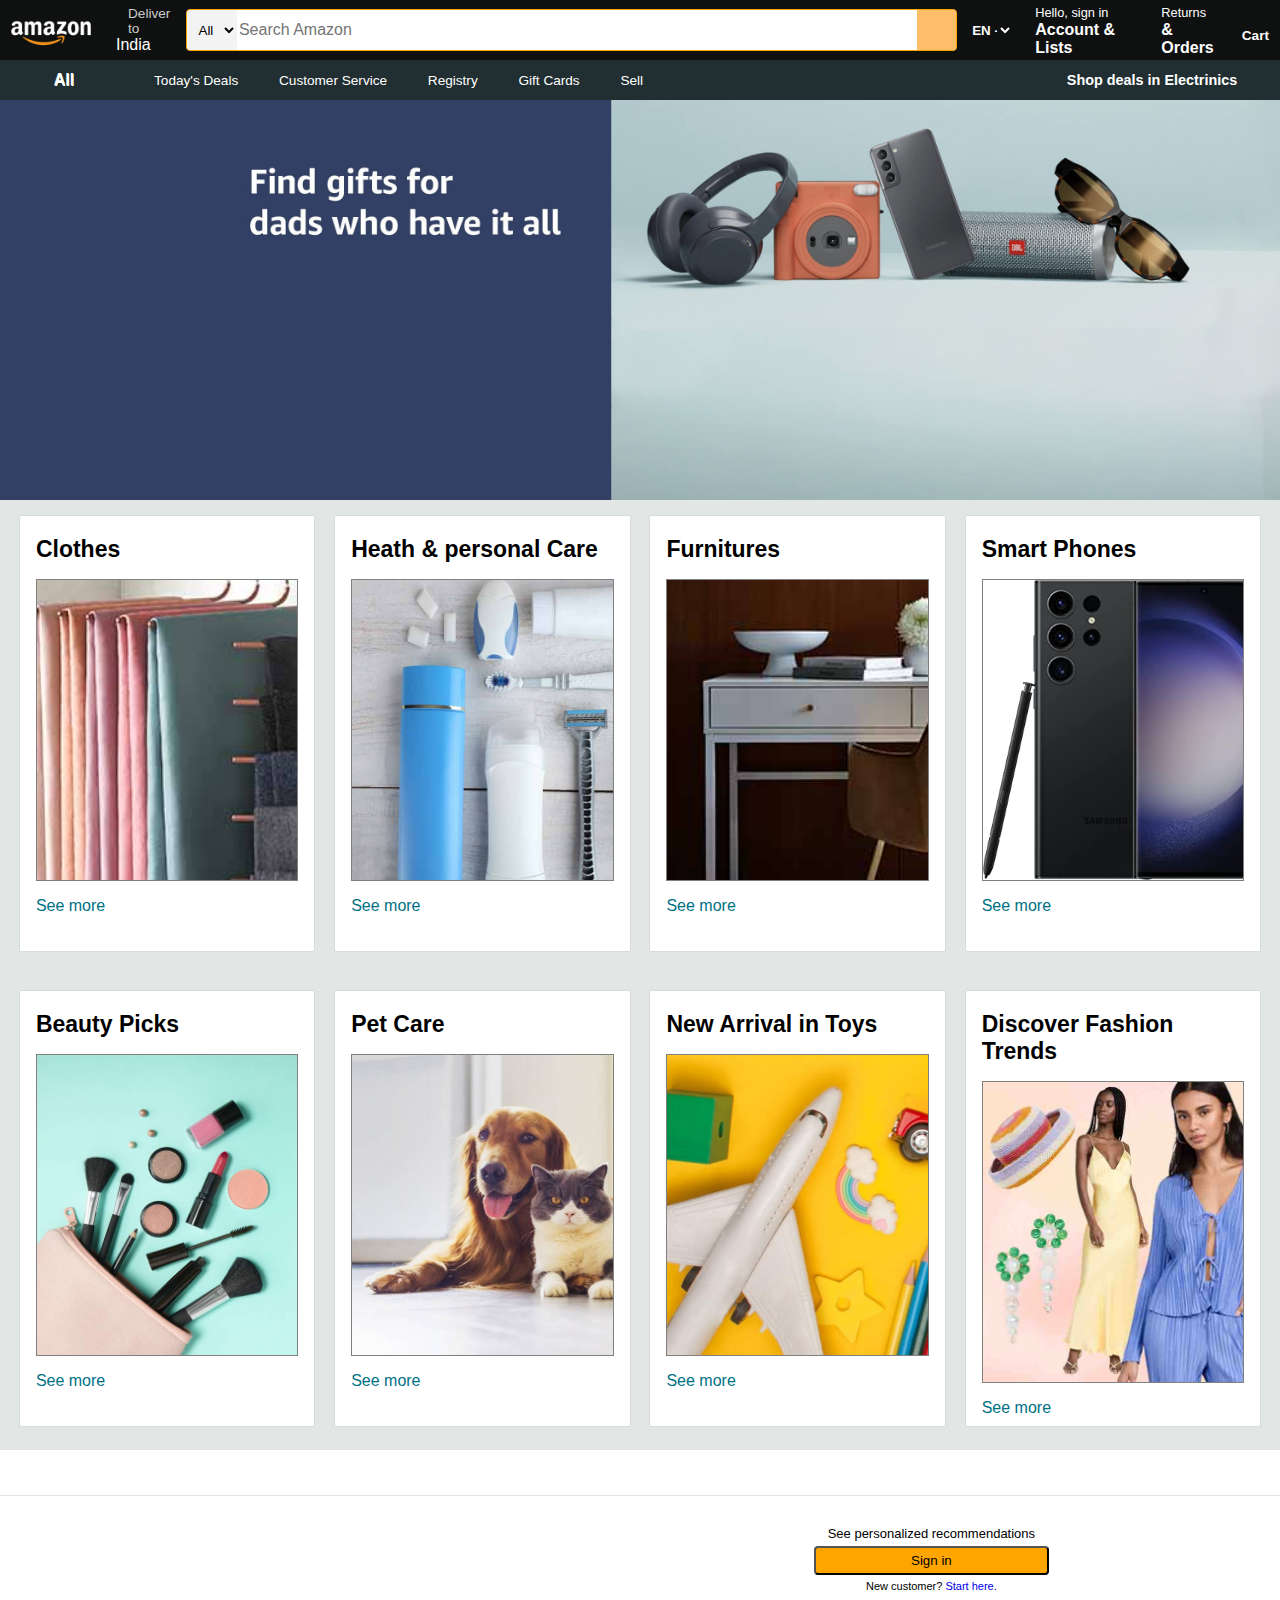
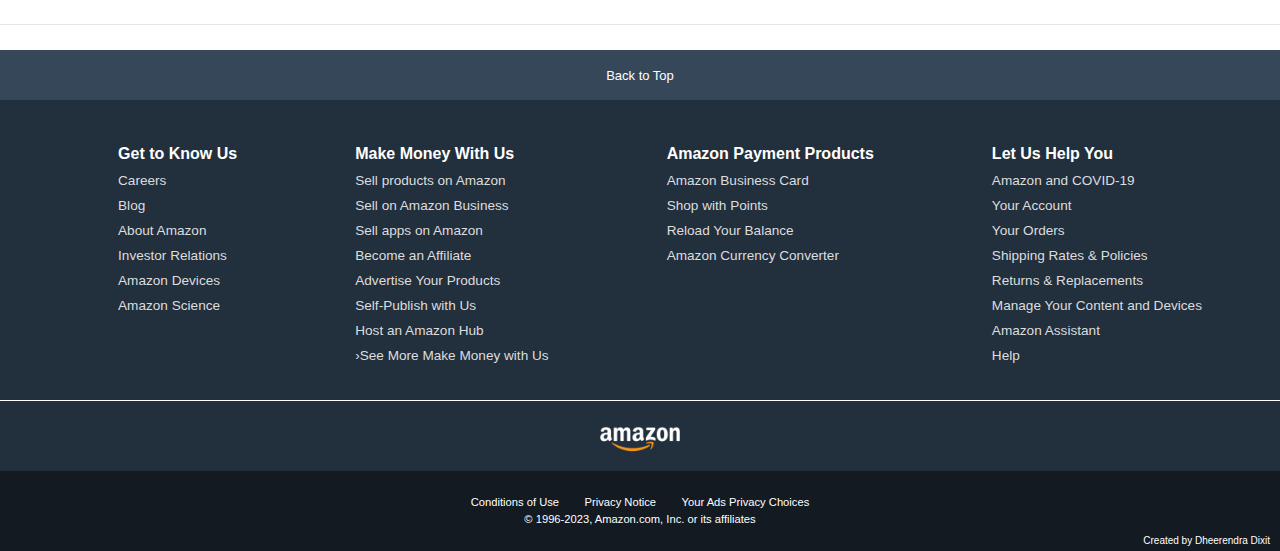
<file: Amazon Clone/index.html>
<!DOCTYPE html>
<html lang="en">
<head>
    <meta charset="UTF-8">
    <meta name="viewport" content="width=device-width, initial-scale=1.0">
    <title>
        Amazon
    </title>
    <link rel="stylesheet" href="https://cdnjs.cloudflare.com/ajax/libs/font-awesome/6.4.2/css/all.min.css" integrity="sha512-z3gLpd7yknf1YoNbCzqRKc4qyor8gaKU1qmn+CShxbuBusANI9QpRohGBreCFkKxLhei6S9CQXFEbbKuqLg0DA==" crossorigin="anonymous" referrerpolicy="no-referrer" />
    <link rel="stylesheet" href="style.css">
</head>
<body>
   <header id="header">
       <div class="navbar">
            <div class="nav-logo border">
                <div class="logo"></div>
            </div>
         <div class="address border">
            <p class="add-1">Deliver to</p>
          <div class="add-icon">
              <i class="fa-solid fa-location-dot"></i>
              <P class="add-2">India</P>
          </div>
        </div>
               <div class="nav-search">
                <select class="search-select">
                    <option>All</option>
                    <option>Clothes</option>
                    <option>Books</option>
                    <option>Gadgets</option>
                    <option>Arts and Crafts</option>
                    <option>Electrinics</option>
                    <option>Baby</option>
                    <option>Beauty and Personal Care</option>
                    <option>Digital usic</option>
                    <option>Boy's Fashion</option>
                    <option>Girl's Fashion</option>
                    <option>Automotive</option>
                    <option>Luggage</option>
                    <option>Movies & TV</option>
                    <option>Industrial & Scientific</option>
                    <option>Kindle Store</option>
                    <option>Pet Supplies</option>
                    <option>Prime Video</option>
                    <option>Sports & Outdoors</option>
                    <option>HOme & Kitchen</option>
                    <option>Video Games</option>
                    <option>Software</option>
                    <option>Toy & Games</option>
                    <option>Bi-Cycles</option>
                    <option>Furniture</option>
                    <option>Paints</option>
                    <option>Tools</option>
                </select>
                <input placeholder="Search Amazon" class="search-input">
                <div class="search-icon">
                <i class="fa-solid fa-magnifying-glass"></i>
               </div>
            </div>
            <div class="language border">
                <select class="all-lang part">
                <option>EN -English</option>
                <option>Hin-Hindi</option>
                <option>CN -Chinese</option>
                <option>JP -Japanese</option>
                <option>KR -Korean</option>
                <option>PR -Portuguese</option>
                <option>RN -Romanian</option>
                <option>AR -Arabic</option>
                <option>UK -Ukranian</option>
                <option>TH -Thai</option>
                <option>ES -Espansol</option>
            </select>
            </div>
            <div class="nav-signin border">
               <p><span>Hello, sign in</span></p>
               <p class="nav-second">
                   Account & Lists
               </p>
            </div>
            <div class="nav-return border">
                <p><span>Returns</span></p>
                <p class="nav-second">
                    & Orders
                </p>
             </div>
             <div class="nav-cart border">
                <i class="fa-solid fa-cart-shopping"></i>
                Cart
             </div>
         </div> 
         <div class="panel">
            <div class="panel-all border">
                <i class="fa-solid fa-bars"></i>
                All
            </div>
               <div class="panel-ops">
                <p class="border">Today's Deals</p>
                <p class="border">Customer Service</p>
                <p class="border">Registry</p>
                <p class="border">Gift Cards</p>
                <p class="border">Sell</p>        
               </div>
               <div class="panel-deals">
                Shop deals in Electrinics
               </div>
         </div>  
   </header>
   <div class="hero-section">
    <div class="gl-sign">
        <i class="fa-thin fa-less-than" id="l"></i>
        <i class="fa-thin fa-greater-than" id="g"></i>
    </div>
   </div>
   <div class="shop-section">
    <div class="box1 box">
       <div class="box-content">
        <h2>Clothes</h2> 
       <div class="box-img" style="background-image: url('images/box1_image.jpg');"></div>
        <p>See more</p>
       </div>
    </div>
    <div class="box2 box">
        <div class="box-content">
            <h2>Heath & personal Care</h2> 
           <div class="box-img" style="background-image: url('images/box2_image.jpg');"></div>
            <p>See more</p>
           </div>
    </div>
    <div class="box3 box">
        <div class="box-content">
            <h2>Furnitures</h2> 
           <div class="box-img" style="background-image: url('images/box3_image.jpg');"></div>
            <p>See more</p>
           </div>
    </div>
    <div class="box4 box">
        <div class="box-content">
            <h2>Smart Phones</h2> 
           <div class="box-img" style="background-image: url('images/box4_image.jpg');"></div>
            <p>See more</p>
           </div>
    </div>
    <div class="box5 box">
        <div class="box-content">
         <h2>Beauty Picks</h2> 
        <div class="box-img" style="background-image: url('images/box5_image.jpg');"></div>
         <p>See more</p>
        </div>
     </div>
     <div class="box6 box">
         <div class="box-content">
             <h2>Pet Care</h2> 
            <div class="box-img" style="background-image: url('images/box6_image.jpg');"></div>
             <p>See more</p>
            </div>
     </div>
     <div class="box7 box">
         <div class="box-content">
             <h2>New Arrival in Toys</h2> 
            <div class="box-img" style="background-image: url('images/box7_image.jpg');"></div>
             <p>See more</p>
            </div>
     </div>
     <div class="box8 box">
         <div class="box-content">
             <h2>Discover Fashion Trends</h2> 
            <div class="box-img" style="background-image: url('images/box8_image.jpg');"></div>
             <p>See more</p>
            </div>
     </div>
   </div>

      <div class="sign-section">
        <div class="content">
        <p>
            See personalized recommendations
        </p>
        <div class="button">
            <input type="submit" value="Sign in">
        </div>
        <div class="p">
        New customer?
        <a href="#" style="text-decoration: none;">Start here.</a>
    </div>
    </div>
      </div>
   <footer>
       <div class="footer-panel1">
        Back to Top
       </div>

       <div class="footer-panel2">
        <ul>
            <p>Get to Know Us</p>
            <a>Careers</a>
            <a>Blog</a>
            <a>About Amazon</a>
            <a>Investor Relations</a>
            <a>Amazon Devices</a>
            <a>Amazon Science</a>
        </ul>

        <ul>
            <p>Make Money With Us</p>                                              
            <a>Sell products on Amazon</a>
            <a>Sell on Amazon Business</a>
            <a>Sell apps on Amazon</a>
            <a>Become an Affiliate</a>
            <a>Advertise Your Products</a>
            <a>Self-Publish with Us</a>
            <a>Host an Amazon Hub</a>
            <a>›See More Make Money with Us</a>
       
        </ul>

        <ul>
            <p>Amazon Payment Products</p>
            <a>Amazon Business Card</a>
            <a>Shop with Points</a>
            <a>Reload Your Balance</a>
            <a>Amazon Currency Converter</a>
        </ul>

        <ul>
            <p>Let Us Help You</p>
            <a>Amazon and COVID-19</a>
            <a>Your Account</a>
            <a>Your Orders</a>
            <a>Shipping Rates & Policies</a>
            <a>Returns & Replacements</a>
            <a>Manage Your Content and Devices</a> 
            <a>Amazon Assistant</a>
            <a>Help</a>
      
        </ul>

       </div>
          <div class="footer-panel3">
              <div class="logo"></div>
          </div>

        <div class="footer-panel4">
            <div class="pages">
                <a>Conditions of Use</a>
                <a>Privacy Notice</a>
                <a>Your Ads Privacy Choices</a>
                <div class="copyright">
                    © 1996-2023, Amazon.com, Inc. or its affiliates
                </div>
            </div>
            <p class="creater">Created by Dheerendra Dixit</p>
        </div> 
   </footer>
</body>
</html>
</file>
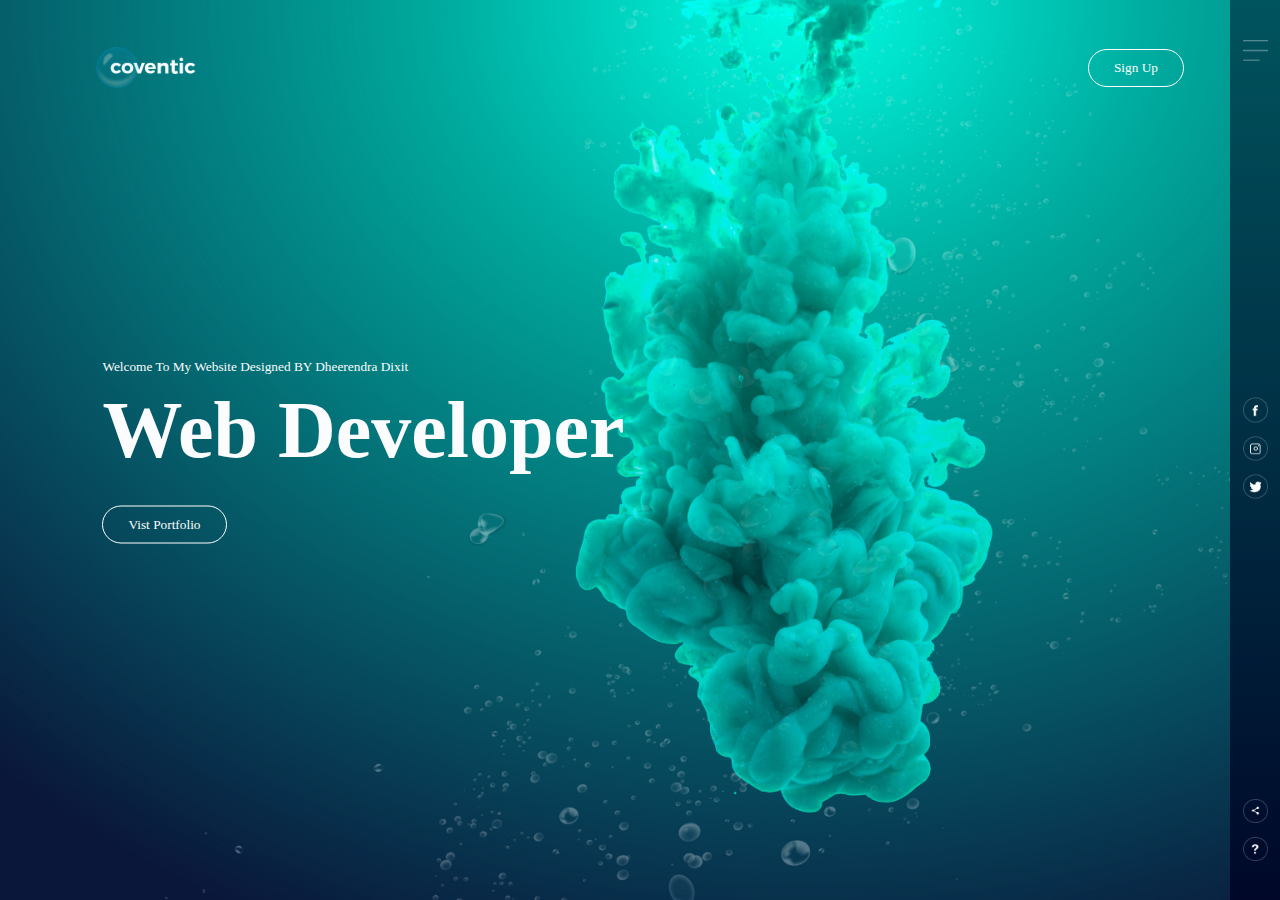
<file: animatedHomePage/index.html>
<!DOCTYPE html>
<html lang="en">
<head>
    <meta charset="UTF-8">
    <meta name="viewport" content="width=device-width, initial-scale=1.0">
    <title>Animated background</title>
    <link rel="stylesheet" href="style.css">
</head> 
<body>
    <div class="hero">
        <div class="navbar">
        <img src="images/logo.png" alt="hello" class="logo">
        <button>Sign Up</button>
    </div>
    <div class="content">
        <small>Welcome To My Website Designed BY Dheerendra Dixit</small>
        <h1>Web Developer</h1>
        <button type="button">Vist Portfolio</button>
    </div>
    <div class="sidebar">
        <img src="images/menu.png" alt="" class="menu">
        <div class="social-links">
            <img src="images/fb.png" >
            <img src="images/ig.png" >
            <img src="images/tw.png" >
        </div>
        <div class="links">
            <img src="images/share.png" alt="">
            <img src="images/info.png" alt="">
        </div>
    </div>
    <div class="bubbles">
        <img src="images/bubble.png">
        <img src="images/bubble.png">
        <img src="images/bubble.png">
        <img src="images/bubble.png">
        <img src="images/bubble.png">
        <img src="images/bubble.png">
        <img src="images/bubble.png">
    </div>
    </div>
</body>
</html>
</file>
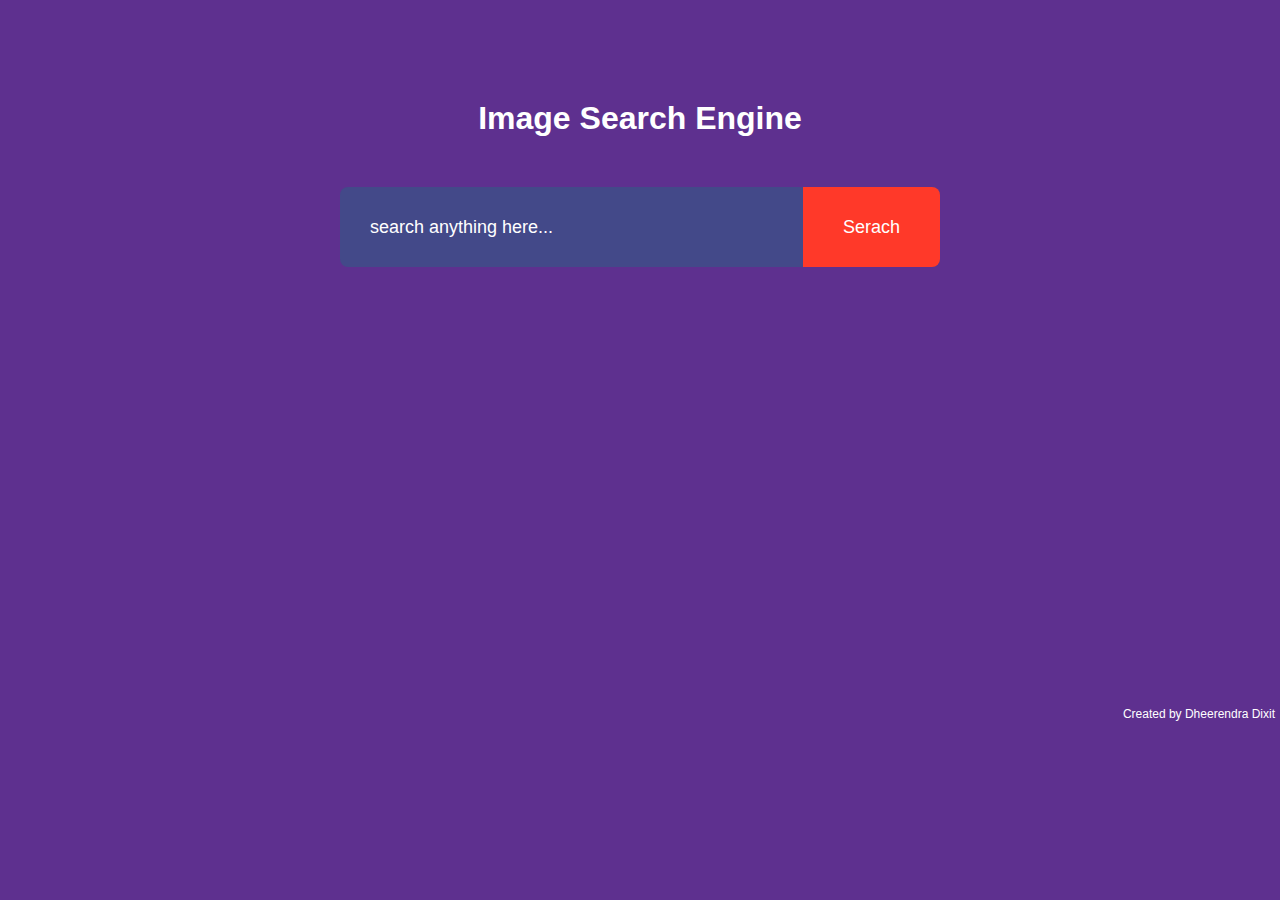
<file: image search Engine/index.html>
<!DOCTYPE html>
<html lang="en">
<head>
    <meta charset="UTF-8">
    <meta name="viewport" content="width=device-width, initial-scale=1.0">
    <title>Image Search Engine</title>
    <link rel="stylesheet" href="style.css">
</head>
<body>
    <h1>
        Image Search Engine  
    </h1>
    <form id="search-form">
        <input type="text" id="search-box" placeholder="search anything here...">
        <button>Serach</button>
    </form>
    <div id="search-results"></div>
        <button id="show-more">
            Show More
        </button>
   
    <script src="script.js"></script>
</body>
<footer>
    <div id="creator">
        <P class="name">Created by Dheerendra Dixit</P>
    </div>
</footer>
</html>
</file>
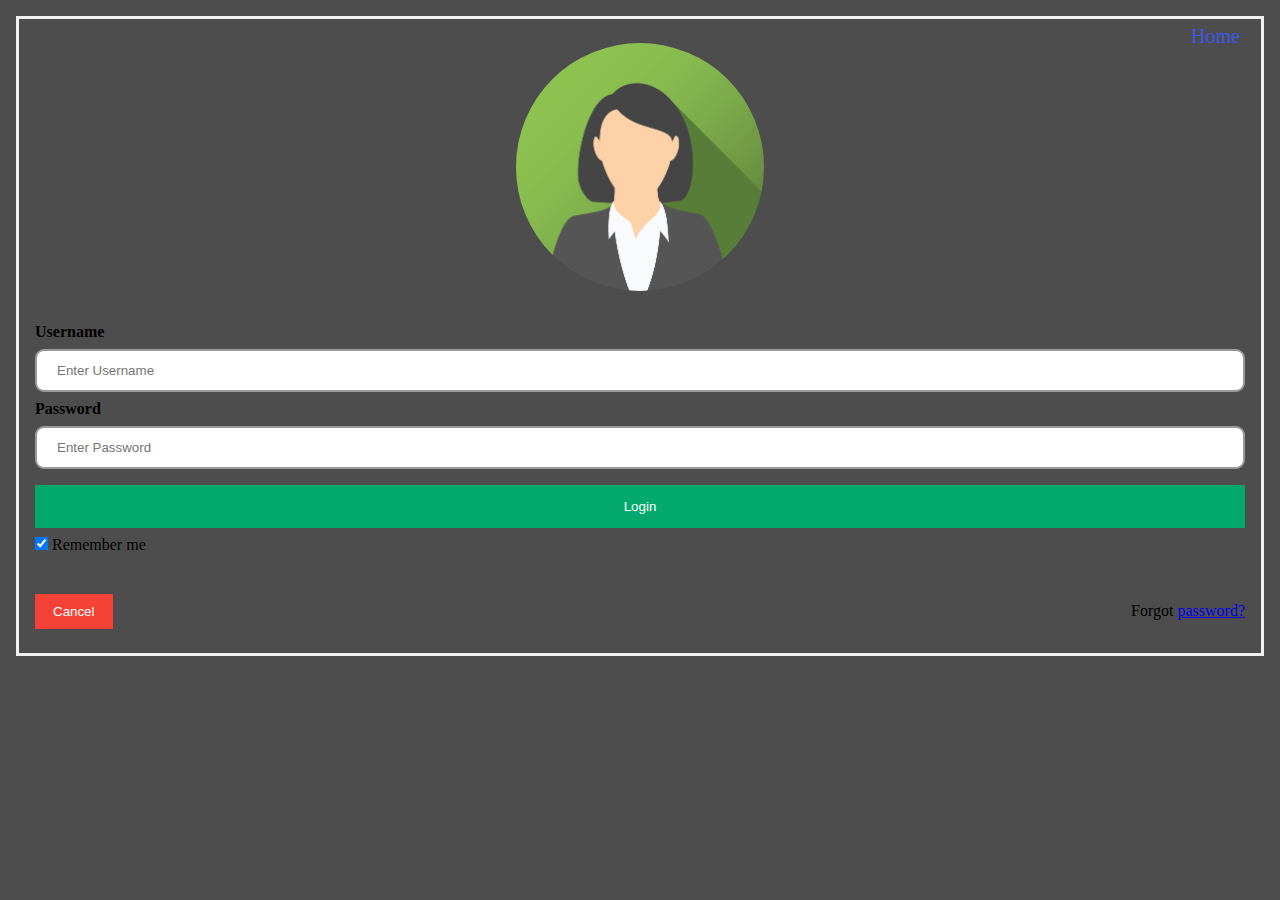
<file: Gym website/login.html>
<!DOCTYPE html>
<html lang="en">
<head>
    <meta charset="UTF-8">
    <meta name="viewport" content="width=device-width, initial-scale=1.0">
    <link rel="stylesheet" href="style/login.css">
    <title>Login</title>
</head>
<body>
    <nav id="navbar">
         <a href="gym.html">Home</a>
    </nav>
    <div class="container">
        <form action="" method="post">
            <div class="imgcontainer">
              <img src="img/img_avatar2.png" alt="Avatar" class="avatar">
            </div>
          
            <div class="container">
              <label for="uname"><b>Username</b></label>
              <input type="text" placeholder="Enter Username" name="uname" id="uname" required>
          
              <label for="psw"><b>Password</b></label>
              <input type="password" placeholder="Enter Password" name="psw" id="psw" required>
          
              <button type="submit">Login</button>
              <label>
                <input type="checkbox" checked="checked" name="remember"> Remember me
              </label>
            </div>
          
            <div class="container" style="background-color: #4e4d4d">
              <button type="button" class="cancelbtn">Cancel</button>
              <span class="psw">Forgot <a href="#">password?</a></span>
            </div>
          </form>
    </div>
</body>
</html>
</file>
<file: Amazon Clone/style.css>
*{
    margin: 0;
    font-family: Arial, Helvetica, sans-serif;
    border: border-box;
}

.navbar{
    height: 60px;
    background-color: #0f1111;
    color:white;
    display: flex;
    align-items: center;
    justify-content: space-evenly;
}

.nav-logo{
    height: 50px;
    width: 100px;
  
}


.logo{
    background-image: url("images/logo.png");
    background-size: cover;
    height: 50px;
    width: 100%;
}

.border{
    border: 1.5px solid transparent; 
    cursor: pointer;
}

.border:hover{
    border:1.5px solid #ffff;
    border-radius: 2px;
}

/**bok2**/

.address{
    padding: 10px;
   
}
.add-1{
  color: #cccccc;
  font-size: 0.85rem;
  margin-left: 15px;
}   

.add-2{
color: #ffff;
font-size: 1rem;
margin-left: 3px;
}

.add-icon{
    display: flex;
    align-items: center;
}

/*box-3*/

.nav-search{
    display: flex;
    justify-content: space-evenly;
    background-color: pink;
    width: 900px;
    height: 40px;
    border-radius: 4px;
    border: 0.5px solid orange;
}

.search-select{
    background-color: #f3f3f3;
    width:50px; 
    text-align: center;
    border-top-left-radius: 4px;
    border-bottom-left-radius: 4px;
    border:none;
    cursor: pointer;
}

.search-select:hover{
    background-color: #cccccc;
}

.search-input{
    width:100%;
    font-size: 1rem;
    border:none;
}

.search-icon{
    width: 45px;
    display: flex;
    justify-content: center;
    align-items: center;
    font-size: 1.2rem;
    background-color: #febd68;
    border-top-right-radius:4px;
    border-bottom-right-radius:4px;
    color:#0f1111;
    cursor: pointer;
}

.search-icon:hover{
    background-color: #ffb049;
}

.language{
    padding: 10px;
}

.all-lang{
    cursor:pointer;
    width: 45px;
    height: 25px;
    border-radius: 4px;
    border:none;
    background-color:#0f1111;
}

.part{
    color: white;
    font-weight: 800;
}

/**box four**/

.nav-signin{
    padding: 10px;
}

span{
    font-size: 0.8rem;

}

.nav-second{
    font-size: 1rem;
    font-weight: 700;
}

.nav-return{
    padding: 10px;
}
/*box six*/

.nav-cart i{
    font-size: 30px;
}

.nav-cart{
    font-size: 0.85rem;
    font-weight: 700;
    padding: 10px;
}

/*panels */

.panel{
    height: 40px;
    background-color: #222f32;
    display: flex;
    color: #ffff;
    align-items: center;
    justify-content:space-evenly;
}

.panel-all{
    font-weight: 600;
    cursor: pointer;
    padding: 10px;
    text-shadow: 0.5px 0.5px 0.5px rgba(255, 255, 255);
}


.panel-ops p{
    display:inline-block;
    margin-left: 15px;
    padding: 10px;  
}

.panel-ops p:hover{
    transform: translateY(1.5px);
}

.panel-ops{
    width:70% ;
    font-size: 0.85rem;
}

.panel-deals{
    font-size: 0.9rem;
    font-weight: 700;
}

/**hero section**/

.hero-section{
    background-image: url("images/hero_image.jpg");
    background-size: cover;
    height: 400px;
    cursor: pointer;
}

.gl-sign{
    position: relative;
    top:120px;
}

.gl-sign i{
    font-size: 5rem;
    font-weight: 300;
    margin: 15px;
    cursor: pointer;
    color:#878686;
}

.gl-sign i:hover{
    color: #a8a7a7df;
}
#g{
    float: right;
}
#l{
  float: left;
}
/*shop section*/

.shop-section{
    display: flex;
    flex-wrap: wrap;
    justify-content: space-evenly;
    height: 950px;
    background-color: #e2e7e6;
}

.box{
    height: 400px;
    width: 23%;
    background-color: white;
    padding: 20px 0px 15px;
    margin-top: 15px;
    border-radius: 2px;
    border: 1px solid #d9dcdc;;
}

.box:hover{
    transform: translate(0px,0.4px);
    box-shadow: 0.5px 0.5px 10px rgb(156, 156, 156),-0.5px -0.5px 10px rgb(156, 156, 156);
}
.box-img{
    height: 300px;
    background-size:cover; 
    margin-top:1rem;
    margin-bottom:1rem;
    cursor: pointer;
    border: 1.1px solid grey;
}

.box-content{
    margin-left:1rem;
    margin-right:1rem;
}

.box-content p{
   color:#007185;
}

.box-content h2{
    font-size: 23px;
}

.box-content p:hover{
    cursor: pointer;
    color:#043b45 ;
}
/**sign section*/

.sign-section{
    margin-top: 45px;
    border-top: 1.5px solid  #e2e7e6;
    border-bottom:1.5px solid  #e2e7e6; 
}
.content{
    margin-left: 179px;
    margin-top: 30px;
    margin-bottom: 32px;
    display: inline-block;
    text-align: center;
    transform: translatex(635px);
}

.content p{
    font-size: 13px;
    margin-bottom: 5px;
    font-weight: 300;
}

.p{
    font-size: 11px;
    margin-top: 5px;
    font-weight: 100;
}

.button input{
    padding: 5px 95px;
    border-radius: 4px;
    background-color:orange
}

.button input:hover{
    cursor: pointer;
    background-color: rgba(251, 181, 6, 0.823);
    transform: translateY(0.5px);
}
/**footer**/

footer{
    margin-top: 25px;
}

.footer-panel1{
    background-color: #37475a;
    color:white;
    height:50px;
    display:flex;
    justify-content: center;
    align-items: center;
    font-size: 13px;
}

.footer-panel1:hover{
    background-color: #354457ef;
    cursor: pointer;
}

.footer-panel2{
    display: flex;
    justify-content: space-evenly;
    background-color: #222f3d;
    color: white;
    height: 300px;
}

ul{
    margin-top:45px;
}

ul p{
    font-weight: 700;
}

ul a{
    display: block;
    font-size: 0.85rem;
    margin-top:10px;
    color:#dddddd
}

ul a:hover{
    cursor: pointer;
    text-decoration: underline;
}

.footer-panel3{
    background-color: #222f3d;
    color: white;
    border-top: 1.5px solid white;
    height: 70px;
    display: flex;
    justify-content:center;
    align-items: center;
}

.logo{
    background-image: url("images/logo.png");
    background-size: cover;
    height:50px;
    width: 100px;
}

.footer-panel4{
    background-color: #131A22;
    color: white;
    height:80px;
    /* justify-content: center;
    align-items: center; */
}

.pages{
   font-size: 0.7rem;
   text-align: center;
   padding-top: 25px;
}

.pages a{
    padding:0.7rem;
}
.pages a:hover{
    cursor: pointer;
   text-decoration: underline;
}

.copyright{ 
    padding-top: 5px;
    font-size: 0.7rem;
    text-align: center;
}

.creater{
    position: relative;
    bottom:-10px;
    margin-right:10px;
    font-size: 10px;
    float:right;
}
</file>
<file: animatedHomePage/style.css>
*{
    margin: 0;
    padding: 0;
    font-family: 'Times New Roman', Times, serif;
}

.hero{
    width: 100%;
    height:100vh;
    background-image: url('images/background.png');
    background-size: cover;
    position: relative;
    overflow: hidden;
}

.logo{
    width: 100px;
    cursor: pointer;
}

.navbar{
    width: 85%;
    height: 15%;
    margin: auto;
    display: flex;
    align-items: center;
    justify-content:space-between ;
}

button{
    color: #fbfcfd;
    padding: 10px 25px;
    background: transparent;
    border: 1px solid white;
    border-radius:20px;
    outline: none;
    cursor: pointer;
}

.content{
    color:#fbfcfd;
    position: absolute;
    top: 50%;
    left:8%;
    transform: translateY(-50%);
    z-index: 2;
}

h1{
    font-size: 80px;
    margin:10px 0 30px
}

.sidebar {
    position: absolute;
    width: 50px;
    height: 100vh;
    background: linear-gradient(#00545d,#000729);
    right: 0;
    top:0px;
}

.menu{
    display: block;
    width: 25px;
    margin: 40px auto 0;
    cursor: pointer;
}
.social-links img, .links img{
    width: 25px;
    margin:5px auto;
    cursor: pointer;
}
.social-links{
     width: 50px;
     text-align: center;
     position: absolute;
     cursor: pointer;
     top: 50%;
     transform: translateY(-50%);
}

.links{
    width: 50px;
    text-align: center;
    position: absolute;
    cursor: pointer;
   bottom: 30px;
}

.bubbles img{
    width: 50px;
    animation: bubble 7s linear infinite;
}

.bubbles{
    width: 100%;
    display: flex;
    align-items: center;
    justify-content: space-around;
    position: absolute;
    bottom: -70px;
}

@keyframes bubble{
    0%{
        transform: translateY(0);
        opacity: 0;
    }
    50%{
        opacity: 1;
    }
    70%{
        opacity: 1;
    }
    100%{
       transform: translateY(-80vh);
       opacity: 0;
    }
}

.bubbles img:nth-child(1){
    animation-delay: 2s;
}
.bubbles img:nth-child(2){
    animation-delay: 1s;
}
.bubbles img:nth-child(3){
    animation-delay: 3s;
}
.bubbles img:nth-child(4){
    animation-delay: 4.5s;
}
.bubbles img:nth-child(5){
    animation-delay: 3s;
}
.bubbles img:nth-child(6){
    animation-delay: 5.5s;
}
.bubbles img:nth-child(7){
    animation-delay: 6s;
}
</file>
<file: image search Engine/style.css>
*{
    margin:0px;
    padding: 0px;
    box-sizing: border-box;
    font-family: 'Poppins', sans-serif;
}
body{
    background:#5e308f;
    color: #fff;
}
h1{
    text-align: center;
    margin: 100px auto 50px;
}

form{
    width:90%;
    max-width: 600px;
    margin: auto;
    height: 80px;
    background:#434989;
    display: flex;
    align-items: center;
    border-radius: 8px;
}

form input{
    flex: 1;
    height: 100%;
    border: 0;
    outline: 0;
    background: transparent;
    color: #fff;
    font-size: 18px;
    padding:0 30px;
}

form button{
  padding:0 40px;
  height:100%;
  background: #ff3929;
  color:#fff;
  font-size: 18px;
  border: 0;
  outline: 0;
  border-top-right-radius:8px;
  border-bottom-right-radius:8px;
  cursor: pointer;
}

form button:hover{
    background: #fc2818;
}

::placeholder{
    color: #fff;
    font-size:18px ;
}

#show-more{
    background:#ff3929;
    color:#fff;
    border: 0;
    outline: 0;
    padding:10px 20px;
    border-radius: 4px;
    margin:10px auto 100px;
    cursor: pointer;
    display: none;

}
#show-more:hover{
    background: #fa483b;
}

#search-results{
    width: 80%;
    margin:100px auto 50px;
    display: grid;
    grid-template-columns: 1fr 1fr 1fr;
    grid-gap:40px;
}

#search-results img{
    width: 100%;
    height: 230px;
    object-fit: cover;
    border-radius: 5px;
}

#creator {
    display:block;
    position: relative;
    top:290px;
    float: right;
    right: 5px;
   
}

.name{
    font-size: 12px;
}
</file>
<file: Gym website/style/login.css>
*{
    margin: 0;
}

#navbar{
  display: block;
  width: 100%;
}
#navbar a{
  position: relative;
  float: right;
  right: 40px;
  text-decoration: none;
  font-size: 20px;
  cursor: pointer;
  color: rgb(61, 87, 233);
  top:25px;
}

body{
background-color: #4e4d4d;
  }
form {
    border: 3px solid #f1f1f1;
  }
  
  input[type=text], input[type=password] {
    width: 100%;
    padding: 12px 20px;
    margin: 8px 0; 
    border-radius: 9px;
    display: inline-block;
    border: 2px solid #9b9a9a;
    box-sizing: border-box;
  }

  button {
    background-color: #04AA6D;
    color: white;
    padding: 14px 20px;
    margin: 8px 0;
    border: none;
    border-radius: 1px;
    cursor: pointer;
    width: 100%;
  }
  
  button:hover {
    opacity: 0.8;
  }
  
  .cancelbtn {
    width: auto;
    padding: 10px 18px;
    border-radius: 1px;
    background-color: #f44336;
  }
  
  .imgcontainer {
    text-align: center;
    margin: 24px 0 12px 0;
  }
  
  img.avatar {
    width: 20%;
    border-radius: 50%;
  }
  
  .container {
    padding: 16px;
  }
  
  span.psw {
    float: right;
    padding-top: 16px;
  }
  
  @media screen and (max-width: 300px) {
    span.psw {
      display: block;
      float: none;
    }
    .cancelbtn {
      width: 100%;
    }
  }
</file>
